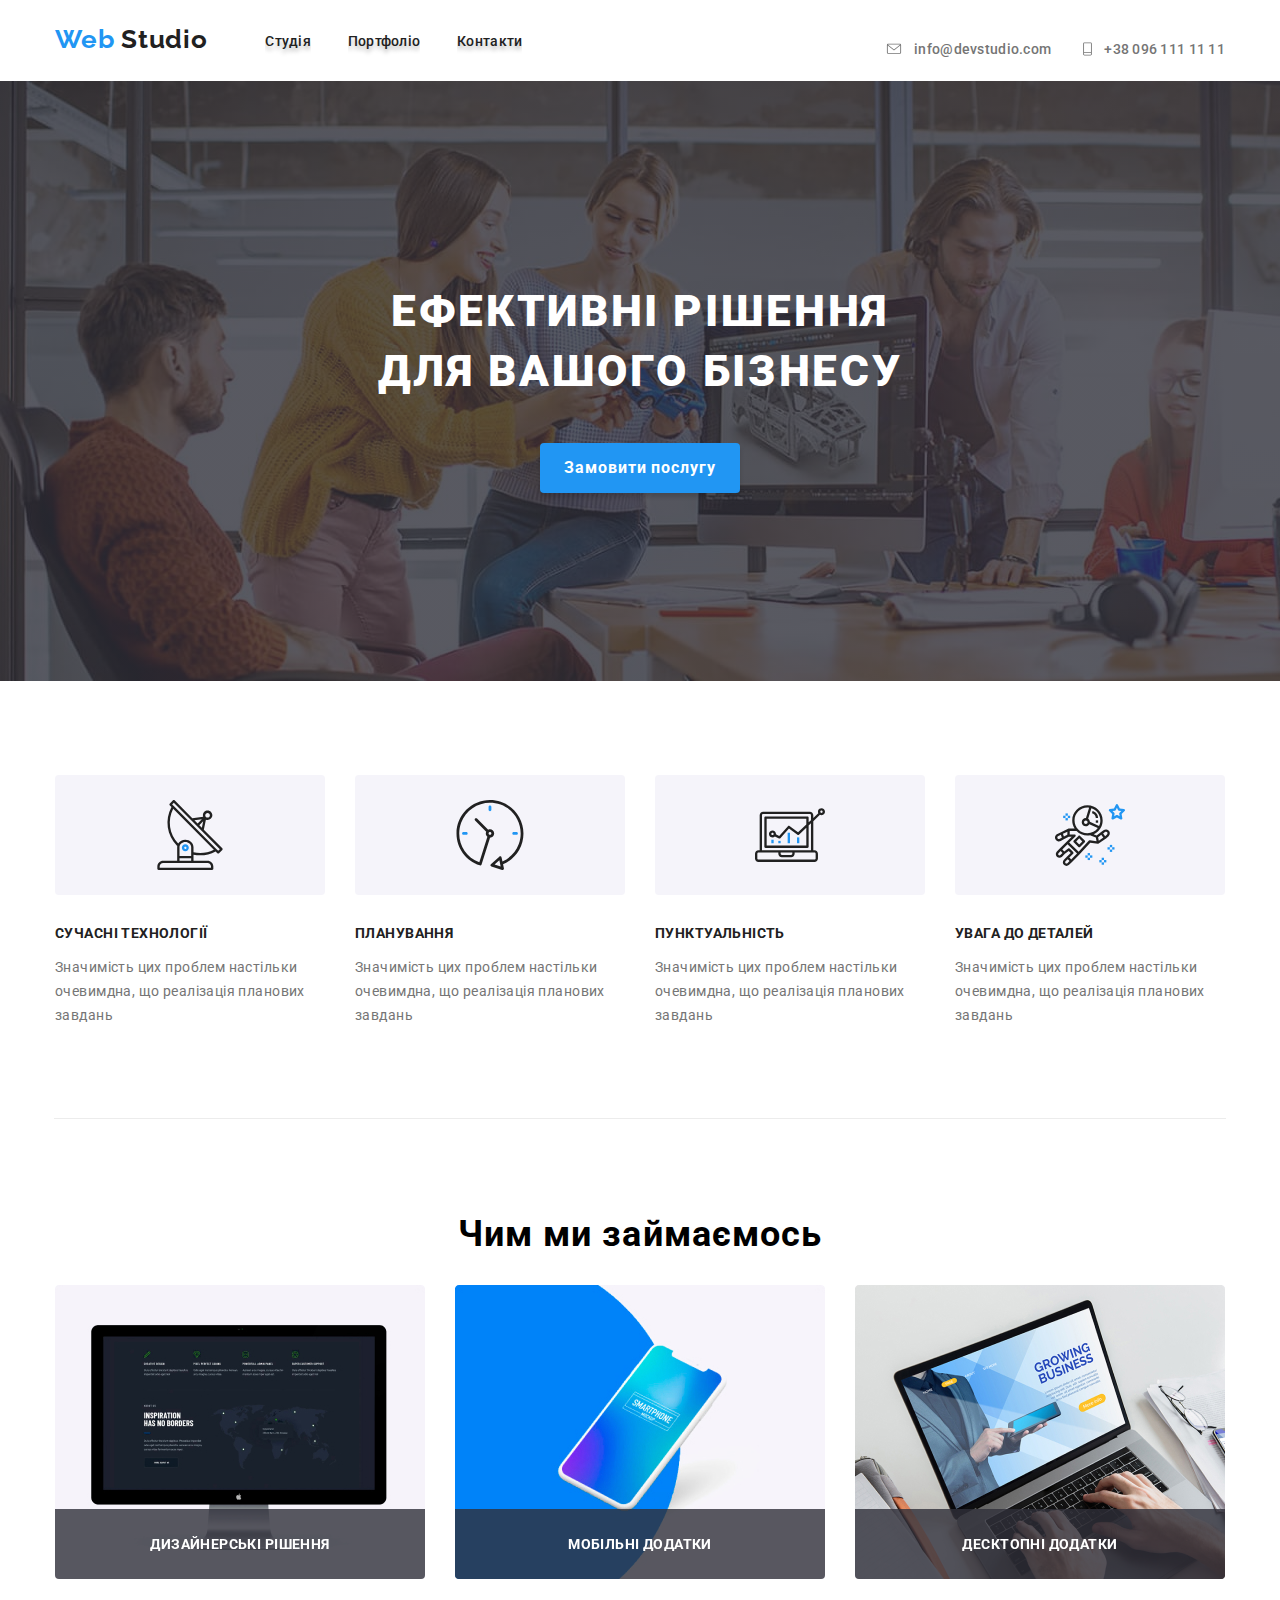
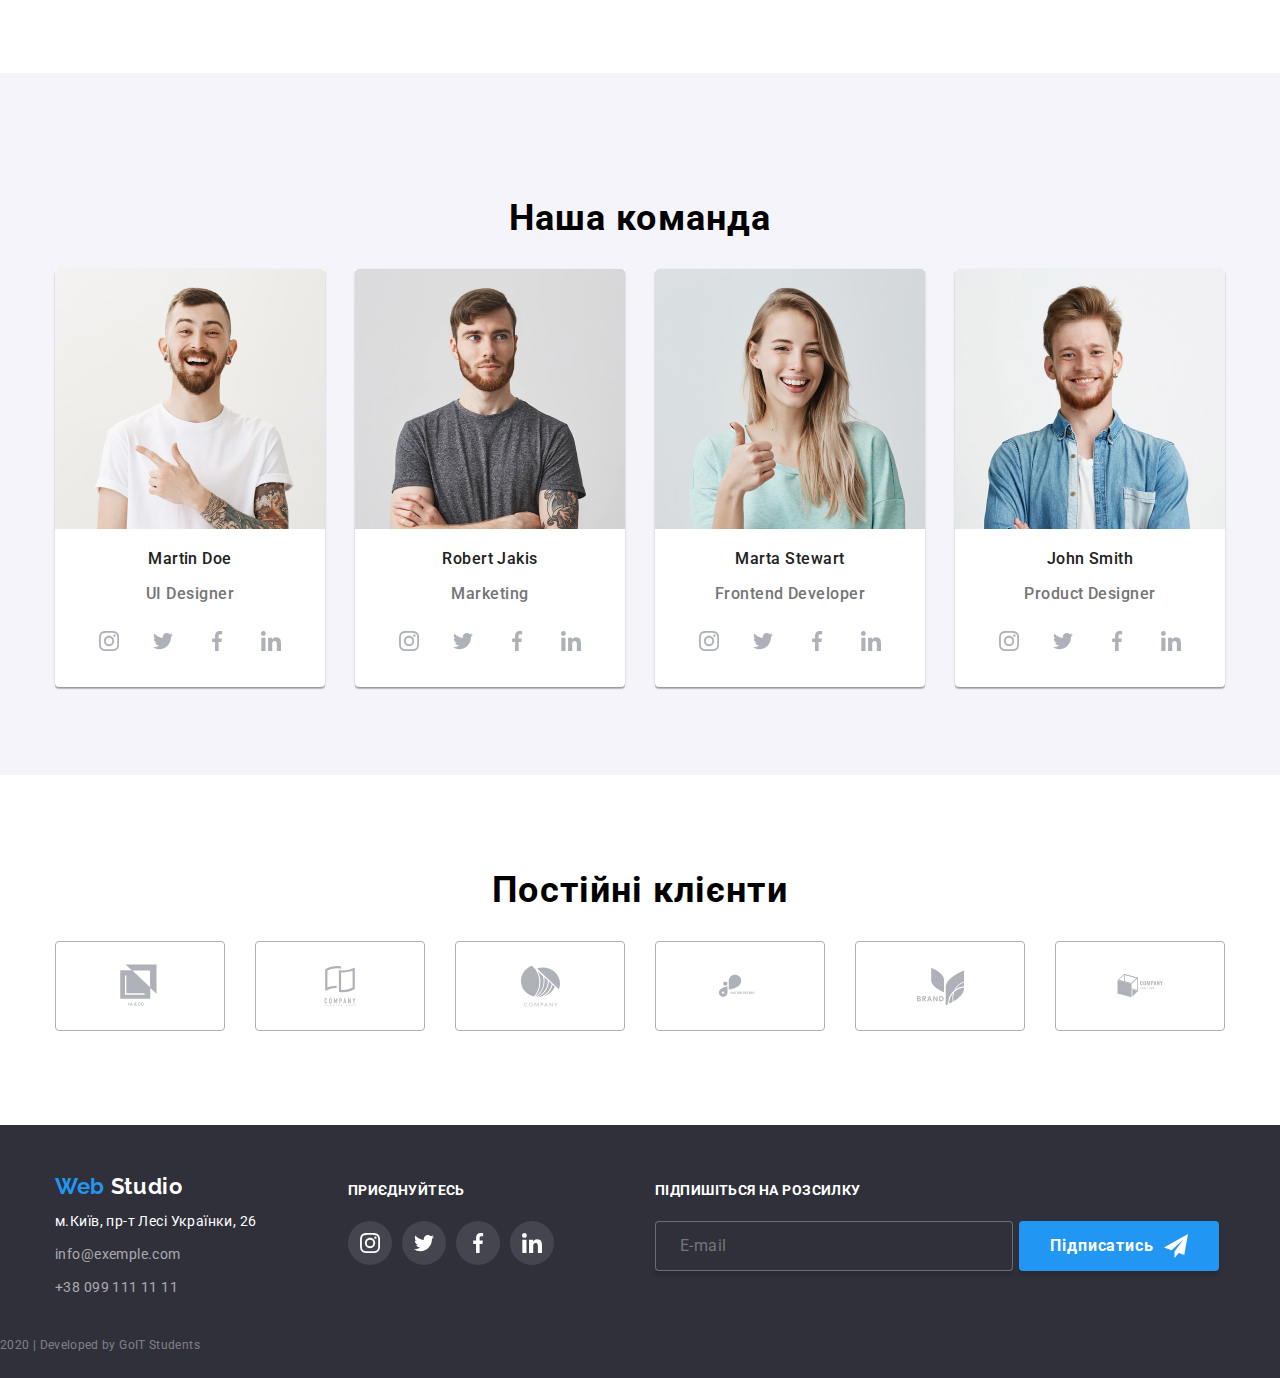
<file: index.html>
<!DOCTYPE html>
<html lang="uk">
  <head>
    <meta charset="utf-8" />
    <meta name="Web Studio" content="width=device-width, initial-scale=1.0" />
    <title>Web Studio</title>
    <link rel="stylesheet" href="./css/normalize.css" />
    <link rel="stylesheet" href="./css/main.min.css" />
    <link
      href="https://fonts.googleapis.com/css2?family=Raleway:wght@700&family=Roboto:wght@400;500;700;900&display=swap"
      rel="stylesheet"
    />
    <link
      href="https://fonts.googleapis.com/css2?family=Raleway:wght@700&family=Roboto:wght@400;700;900&display=swap"
      rel="stylesheet"
    />
  </head>

  <body>
    <!---Шапка сторінки-->
    <header>
      <!--Головна навігація-->
      <nav class="top-line">
        <a href="/" class="web-studio"
          ><span class="web">Web</span><span class="studio"> Studio</span></a
        >
        <ul class="nav">
          <li>
            <a href="./index.html">Студія</a>
            <p class="nav-line"></p>
          </li>
          <li>
            <a href="./portfolio.html">Портфоліо</a>
            <p class="nav-line"></p>
          </li>
          <li>
            <a href="">Контакти</a>
            <p class="nav-line"></p>
          </li>
        </ul>
        <!--Зворотній звязок-->
        <ul class="contact-list">
          <li>
            <a href="info@devstudio.com">
              <svg class="icon-envelope" width="16" height="11.2">
                <use href="./img/sprite.svg#icon-envelope"></use>
              </svg>
              info@devstudio.com</a
            >
          </li>
          <li>
            <a href="+380961111111">
              <svg class="icon-phone" width="10" hight="14.94">
                <use href="./img/sprite.svg#icon-phone"></use>
              </svg>
              +38 096 111 11 11</a
            >
          </li>
        </ul>
      </nav>

      <!--Заголовок-->
      <div class="blok-title">
        <h1>ЕФЕКТИВНІ РІШЕННЯ<br />ДЛЯ ВАШОГО БІЗНЕСУ</h1>
        <button data-modal-open>
          <centr> Замовити послугу</centr>
        </button>
      </div>

      <!--Форма-->
      <div class="backdrop is-hidden" data-modal>
        <form class="modal">
          <button class="modal-close" href="" data-modal-close>
            <svg clas="icon-close" width="11" height="11">
              <use href="./img/sprite.svg#icon-close"></use>
            </svg>
          </button>

          <h2>Залиште свої данні, ми вам зателефонуємо</h2>

          <div class="form-field">
            <input type="text" name="name" id="name" placeholder=" " />
            <label for="name">Ім'я</label>
            <svg width="13" hight="13">
              <use href="./img/sprite.svg#icon-men"></use>
            </svg>
          </div>

          <div class="form-field">
            <input type="tel" name="tel" id="tel" placeholder=" " />
            <label for="tel">Телефон</label>
            <svg width="15" hight="15">
              <use href="./img/sprite.svg#icon-phone-form"></use>
            </svg>
          </div>

          <div class="form-field">
            <input type="email" name="email" id="email" placeholder=" " />
            <label for="email">Пошта</label>
            <svg width="15" hight="15">
              <use href="./img/sprite.svg#icon-envelope-form"></use>
            </svg>
          </div>
          <div class="form-textarea">
            <textarea
              name="coment"
              id="text"
              cols=""
              rows="6"
              placeholder=" "
            ></textarea>
            <label for="text"> Коментарі</label>
          </div>

          <div class="checkbox-div">
            <label for="agree">
              <input
                class="checkbox"
                type="checkbox"
                name="agree"
                value="agree"
                id="agree"
              />
              <span class="icon-check"></span>
              <span>Погоджуюсь з розсилкою і приймаю</span>
              <a class="contract" href="">Умови договору</a>
            </label>
          </div>

          <button class="button-form" type="submit">Відправити</button>
        </form>
      </div>

      <!--Переваги-->
      <ul class="benefits">
        <li>
          <h3>Сучасні технології</h3>
          <p>
            Значимість цих проблем настільки очевимдна, що реалізація планових
            завдань
          </p>
        </li>
        <li>
          <h3>Планування</h3>
          <p>
            Значимість цих проблем настільки очевимдна, що реалізація планових
            завдань
          </p>
        </li>
        <li>
          <h3>Пунктуальність</h3>
          <p>
            Значимість цих проблем настільки очевимдна, що реалізація планових
            завдань
          </p>
        </li>
        <li>
          <h3>Увага до деталей</h3>
          <p>
            Значимість цих проблем настільки очевимдна, що реалізація планових
            завдань
          </p>
        </li>
      </ul>
    </header>
    <hr
      class="line-main"
      width="1170"
      align="center"
      size="1"
      color="#ececec"
    />

    <!--Унікальний контент-->
    <main>
      <!--Секція чим ми займаємось-->
      <section class="whatwedo-conteiner">
        <h2>Чим ми займаємось</h2>
        <ul>
          <li>
            <img
              src="./img/img1.jpg"
              alt="зображення монітору"
              width="370"
              height="294"
            />
            <p>ДИЗАЙНЕРСЬКІ РІШЕННЯ</p>
          </li>
          <li>
            <img
              src="./img/img2.jpg"
              alt="зображення телефону"
              width="370"
              height="294"
            />
            <p>МОБІЛЬНІ ДОДАТКИ</p>
          </li>
          <li>
            <img
              src="./img/img3.jpg"
              alt="зображення ноутбуку"
              width="370"
              height="294"
            />
            <p>ДЕСКТОПНІ ДОДАТКИ</p>
          </li>
        </ul>
      </section>

      <!--Секція наша команда-->
      <section class="ourteam-backgr">
        <div class="ourteam-conteiner">
          <h2>Наша команда</h2>
          <ul>
            <li class="item">
              <img
                src="./img/img4.jpg"
                alt="фото учасника команди"
                width="270"
                height="260"
              />
              <p class="name" lang="en">Martin Doe</p>
              <p class="profession" lang="en">UI Designer</p>
              <ul class="list-icon">
                <li>
                  <a href="">
                    <p>
                      <svg class="icon-social">
                        <use href="./img/sprite.svg#icon-instagram"></use>
                      </svg>
                    </p>
                  </a>
                </li>
                <li>
                  <a href="">
                    <p>
                      <svg class="icon-social">
                        <use href="./img/sprite.svg#icon-twitter"></use>
                      </svg>
                    </p>
                  </a>
                </li>
                <li>
                  <a href="">
                    <p>
                      <svg class="icon-social">
                        <use href="./img/sprite.svg#icon-facebook"></use>
                      </svg>
                    </p>
                  </a>
                </li>
                <li>
                  <a href="">
                    <p>
                      <svg class="icon-social">
                        <use href="./img/sprite.svg#icon-linkedin"></use>
                      </svg>
                    </p>
                  </a>
                </li>
              </ul>
            </li>
            <li class="item">
              <img
                src="./img/img5.jpg"
                alt="фото учасника команди"
                width="270"
                height="260"
              />
              <p class="name" lang="en">Robert Jakis</p>
              <p class="profession" lang="en">Marketing</p>
              <ul class="list-icon">
                <li>
                  <a href="">
                    <p>
                      <svg class="icon-social">
                        <use href="./img/sprite.svg#icon-instagram"></use>
                      </svg>
                    </p>
                  </a>
                </li>
                <li>
                  <a href="">
                    <p>
                      <svg class="icon-social">
                        <use href="./img/sprite.svg#icon-twitter"></use>
                      </svg>
                    </p>
                  </a>
                </li>
                <li>
                  <a href="">
                    <p>
                      <svg class="icon-social">
                        <use href="./img/sprite.svg#icon-facebook"></use>
                      </svg>
                    </p>
                  </a>
                </li>
                <li>
                  <a href="">
                    <p>
                      <svg class="icon-social">
                        <use href="./img/sprite.svg#icon-linkedin"></use>
                      </svg>
                    </p>
                  </a>
                </li>
              </ul>
            </li>
            <li class="item">
              <img
                src="./img/img6.jpg"
                alt="фото учасника команди"
                width="270"
                height="260"
              />
              <p class="name" lang="en">Marta Stewart</p>
              <p class="profession" lang="en">Frontend Developer</p>
              <ul class="list-icon">
                <li>
                  <a href="">
                    <p>
                      <svg class="icon-social">
                        <use href="./img/sprite.svg#icon-instagram"></use>
                      </svg>
                    </p>
                  </a>
                </li>
                <li>
                  <a href="">
                    <p>
                      <svg class="icon-social">
                        <use href="./img/sprite.svg#icon-twitter"></use>
                      </svg>
                    </p>
                  </a>
                </li>
                <li>
                  <a href="">
                    <p>
                      <svg class="icon-social">
                        <use href="./img/sprite.svg#icon-facebook"></use>
                      </svg>
                    </p>
                  </a>
                </li>
                <li>
                  <a href="">
                    <p>
                      <svg class="icon-social">
                        <use href="./img/sprite.svg#icon-linkedin"></use>
                      </svg>
                    </p>
                  </a>
                </li>
              </ul>
            </li>
            <li class="item">
              <img
                src="./img/img7.jpg"
                alt="фото учасника команди"
                width="270"
                height="260"
              />
              <p class="name" lang="en">John Smith</p>
              <p class="profession" lang="en">Product Designer</p>
              <ul class="list-icon">
                <li>
                  <a href="">
                    <p>
                      <svg class="icon-social">
                        <use href="./img/sprite.svg#icon-instagram"></use>
                      </svg>
                    </p>
                  </a>
                </li>
                <li>
                  <a href="">
                    <p>
                      <svg class="icon-social">
                        <use href="./img/sprite.svg#icon-twitter"></use>
                      </svg>
                    </p>
                  </a>
                </li>
                <li>
                  <a href="">
                    <p>
                      <svg class="icon-social">
                        <use href="./img/sprite.svg#icon-facebook"></use>
                      </svg>
                    </p>
                  </a>
                </li>
                <li>
                  <a href="">
                    <p>
                      <svg class="icon-social">
                        <use href="./img/sprite.svg#icon-linkedin"></use>
                      </svg>
                    </p>
                  </a>
                </li>
              </ul>
            </li>
          </ul>
        </div>
      </section>

      <!--Секція постійні клієнти-->
      <section class="customers-conteiner">
        <h2>Постійні клієнти</h2>
        <ul>
          <li class="customer">
            <a href="">
              <div class="logo-box">
                <svg class="logo" width="44.27px" height="49.23px">
                  <use href="./img/sprite.svg#icon-logo1"></use>
                </svg>
              </div>
            </a>
          </li>
          <li class="customer">
            <a href="">
              <div class="logo-box">
                <svg class="logo" width="40px" height="52px">
                  <use href="./img/sprite.svg#icon-logo2"></use>
                </svg>
              </div>
            </a>
          </li>
          <li class="customer">
            <a href="">
              <div class="logo-box">
                <svg class="logo" width="41px" height="42.6px">
                  <use href="./img/sprite.svg#icon-logo3"></use>
                </svg>
              </div>
            </a>
          </li>
          <li class="customer">
            <a href="">
              <div class="logo-box">
                <svg class="logo" width="79.66px" height="42.02px">
                  <use href="./img/sprite.svg#icon-logo4"></use>
                </svg>
              </div>
            </a>
          </li>
          <li class="customer">
            <a href="">
              <div class="logo-box">
                <svg class="logo" width="59px" height="47px">
                  <use href="./img/sprite.svg#icon-logo5"></use>
                </svg>
              </div>
            </a>
          </li>
          <li class="customer">
            <a href="">
              <div class="logo-box">
                <svg class="logo" width="88.48px" height="45.44px">
                  <use href="./img/sprite.svg#icon-logo6"></use>
                </svg>
              </div>
            </a>
          </li>
        </ul>
      </section>
    </main>

    <!--Підвал-->
    <footer>
      <div class="footer-box">
        <div>
          <div class="footer-logo">
            <span class="footer-logo-web">Web</span
            ><span class="footer-logo-studio"> Studio</span>
          </div>
          <!--Контакти-->
          <address>м.Київ, пр-т Лесі Українки, 26</address>
          <div class="footer-contacts">
            <a href="info@exemple.com">info@exemple.com</a>
          </div>
          <div class="footer-contacts">
            <a href="+380991111111">+38 099 111 11 11</a>
          </div>
        </div>

        <!--Соціалні сторінки-->
        <div class="footer-social">
          <span>ПРИЄДНУЙТЕСЬ</span>
          <ul>
            <li>
              <a href="">
                <p class="icon-box">
                  <svg class="footer-icon-social">
                    <use href="./img/sprite.svg#icon-instagram"></use>
                  </svg>
                </p>
              </a>
            </li>
            <li>
              <a href="">
                <p class="icon-box">
                  <svg class="footer-icon-social">
                    <use href="./img/sprite.svg#icon-twitter"></use>
                  </svg>
                </p>
              </a>
            </li>
            <li>
              <a href="">
                <p class="icon-box">
                  <svg class="footer-icon-social">
                    <use href="./img/sprite.svg#icon-facebook"></use>
                  </svg>
                </p>
              </a>
            </li>
            <li>
              <a href="">
                <p class="icon-box">
                  <svg class="footer-icon-social">
                    <use href="./img/sprite.svg#icon-linkedin"></use>
                  </svg>
                </p>
              </a>
            </li>
          </ul>
        </div>
        <!--Розсилка-->
        <div class="footer-input">
          <span>ПІДПИШІТЬСЯ НА РОЗСИЛКУ</span>
          <form>
            <input type="email" name="email" id="email" placeholder="E-mail" />
            <button type="submit">Підписатись</button>
          </form>
        </div>
      </div>
      <p class="developers" lang="en">2020 | Developed by GoIT Students</p>
    </footer>
    <script>
      (() => {
        document.querySelector(".modal").addEventListener("submit", (e) => {
          e.preventDefault();
          new FormData(e.currentTarget).forEach(
            (value, name) => `console.log(${name}: ${value})`
          );
          e.currentTarget.reset();
        });
      })();
    </script>
    <script src="./js/modal.js"></script>
  </body>
</html>
</file>
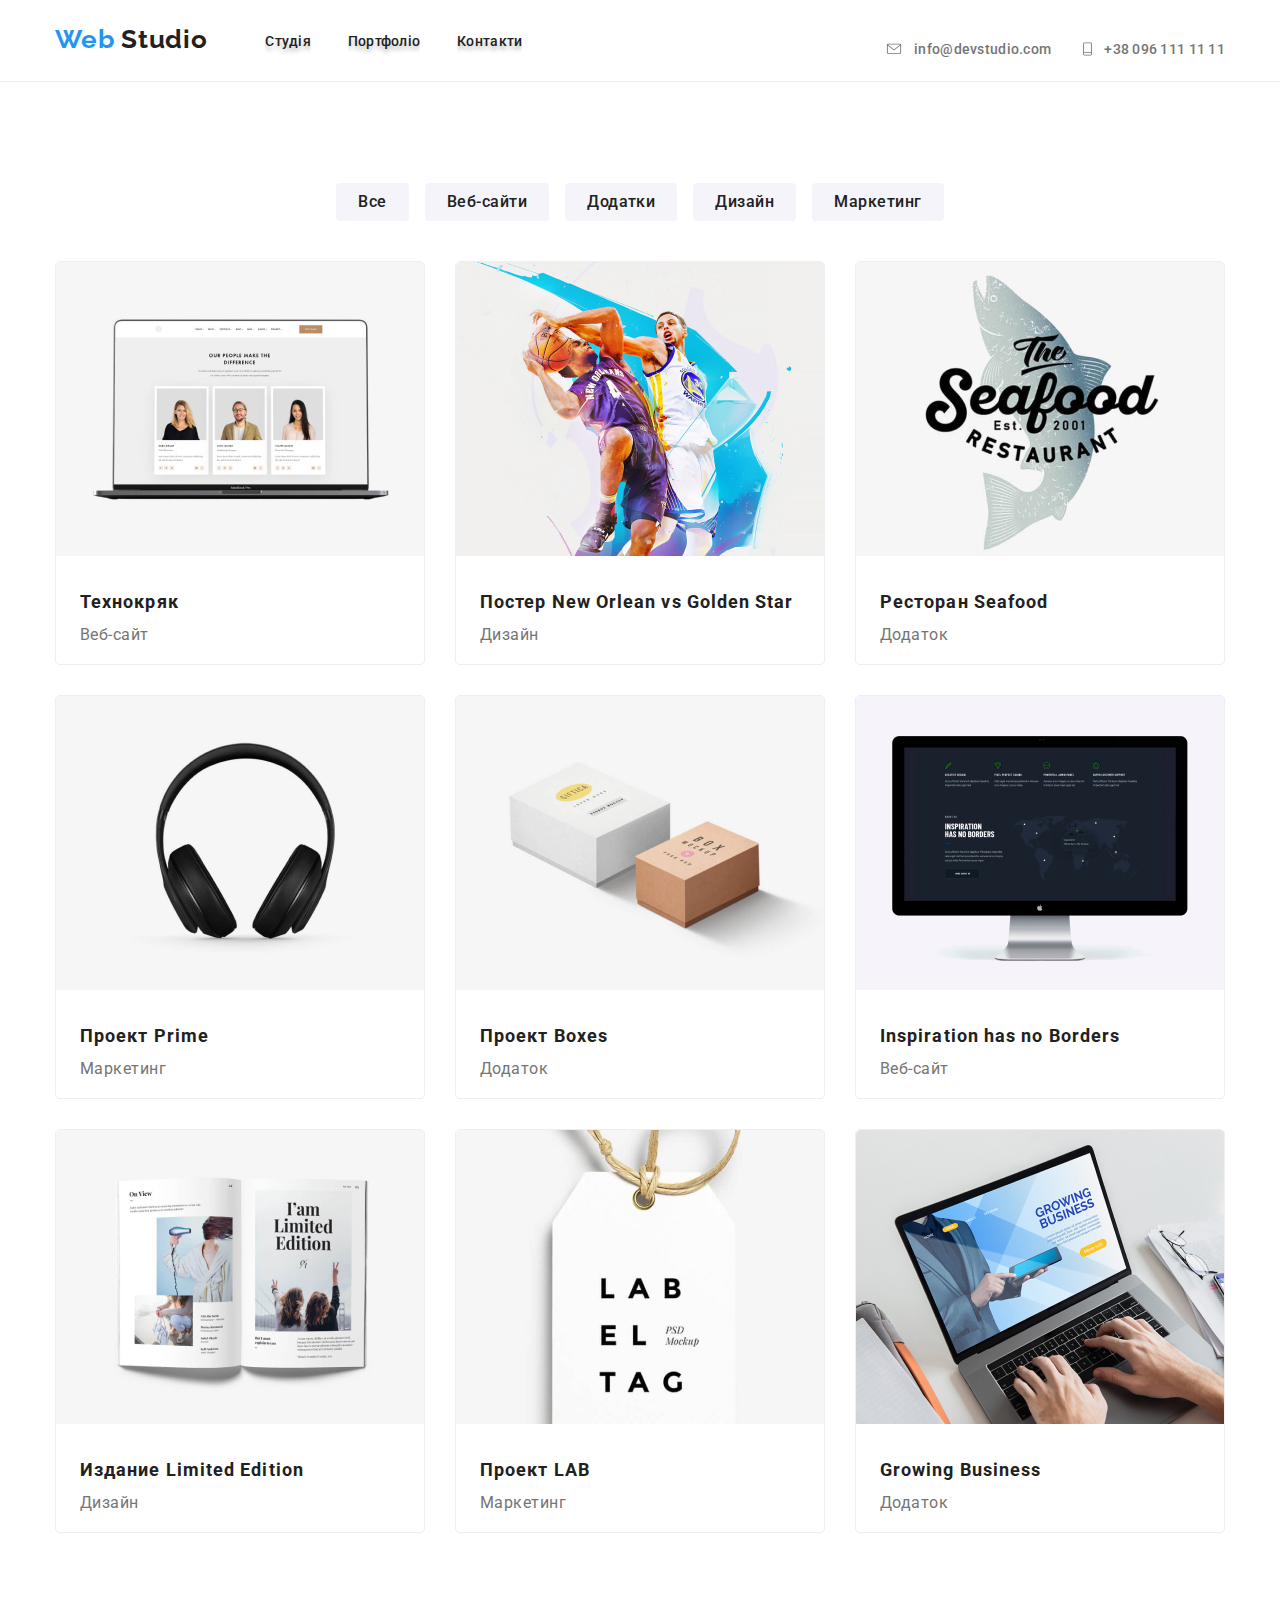
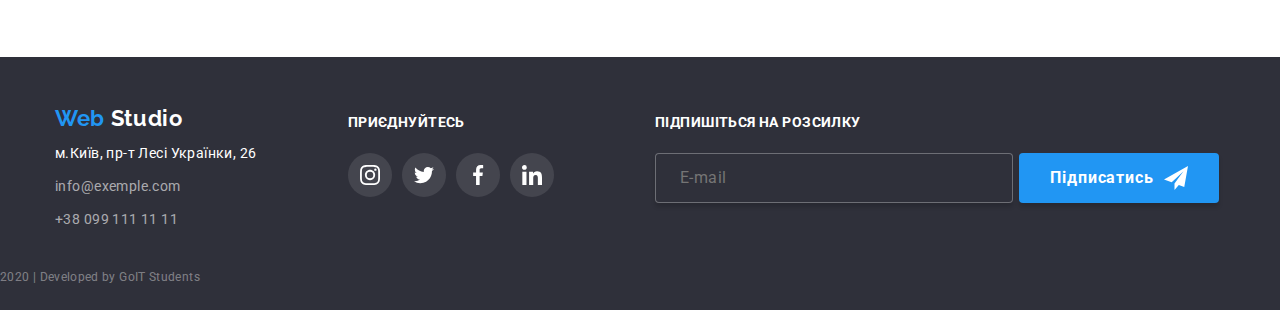
<file: portfolio.html>
<!DOCTYPE html>
<html lang="uk">
  <head>
    <meta charset="utf-8" />
    <meta name="Web Studio" content="width=device-width, initial-scale=1.0" />
    <title>Web Studio</title>
    <link rel="stylesheet" href="./css/normalize.css" />
    <link rel="stylesheet" href="./css/main.min.css" />
    <link
      href="https://fonts.googleapis.com/css2?family=Raleway:wght@700&family=Roboto:wght@400;500;700;900&display=swap"
      rel="stylesheet"
    />
    <link
      href="https://fonts.googleapis.com/css2?family=Raleway:wght@700&family=Roboto:wght@400;700;900&display=swap"
      rel="stylesheet"
    />
  </head>

  <body>
    <!---Шапка сторінки-->
    <header>
      <!--Головна навігація-->
      <nav class="top-line">
        <a href="/" class="web-studio"><span class="web">Web</span><span class="studio"> Studio</span></a>
        <ul class="nav">
          <li>
            <a href="./index.html">Студія</a>
            <p class="nav-line"></p>
          </li>
          <li>
            <a href="./portfolio.html">Портфоліо</a>
            <p class="nav-line"></p>
          </li>
          <li>
            <a href="">Контакти</a>
            <p class="nav-line"></p>
          </li>
        </ul>
        <!--Зворотній звязок-->
        <!--Зворотній звязок-->
        <ul class="contact-list">
          <li>
            <a href="info@devstudio.com">
              <svg class="icon-envelope" width="16" height="11.2">
                <use href="./img/sprite.svg#icon-envelope"></use>
              </svg>
              info@devstudio.com</a>
          </li>
          <li>
            <a href="+380961111111">
              <svg class="icon-phone" width="10" hight="14.94">
                <use href="./img/sprite.svg#icon-phone"></use>
              </svg>
              +38 096 111 11 11</a>
          </li>
        </ul>
      </nav>
    </header>
    <hr class="line-portfolio" width="" size="1" color="#ececec" />
  
    <!--Унікальний контент-->
    <main>
      <h1 class="portfolio-conteiner">
        <!--Filtres-->
        <ul class="filters-list">
          <li><button type="button">Все</button></li>
          <li>
            <button type="button">Веб-сайти</button>
          </li>
          <li><button type="button">Додатки</button></li>
          <li><button type="button">Дизайн</button></li>
          <li>
            <button type="button">Маркетинг</button>
          </li>
        </ul>

        <!--Projects-->
        <ul class="projects-list">
          <li class="project">
            <a href="">
              <div class="project-box">
              <img
                src="./img/img.jpg"
                alt="зображення лептопа"
                width="370"
                height="294"
              />
              <p class="project-description">Технокряк це сучасна платформа для поширення технологій. Компанії використовують цю платформу для цифрового шпіонажу та атак на захищені сервери конкурентів.</p>
              </div>
              <h3 class="project-title">Технокряк</h3>
              <p class="project-text">Веб-сайт</p>
            </a>
          </li>
          <li class="project">
            <a href="">
              <div class="project-box">
              <img
                src="./img/img-2.jpg"
                alt="зображення баскетболістів"
                width="370"
                height="294"
              />
              <p class="project-description">Технокряк це сучасна платформа для поширення технологій. Компанії використовують цю
                платформу для цифрового шпіонажу та атак на захищені сервери конкурентів.</p>
              </div>
              <h3 class="project-title" lang="en">
                Постер New Orlean vs Golden Star
              </h3>
              <p class="project-text">Дизайн</p>
              </p>
            </a>
          </li>
          <li class="project">
            <a href="">
              <div class="project-box">
              <img
                src="./img/img-3.jpg"
                alt="зображення лептопа"
                width="370"
                height="294"
              />
              <p class="project-description">Технокряк це сучасна платформа для поширення технологій. Компанії використовують цю
                платформу для цифрового шпіонажу та атак на захищені сервери конкурентів.</p>
              </div>
              <h3 class="project-title">Ресторан Seafood</h3>
              <p class="project-text">Додаток</p>
              </p>
            </a>
          </li>
          <li class="project">
            <a href="">
              <div class="project-box">
              <img
                src="./img/img-4.jpg"
                alt="зображення лептопа"
                width="370"
                height="294"
              />
              <p class="project-description">Технокряк це сучасна платформа для поширення технологій. Компанії використовують цю
                платформу для цифрового шпіонажу та атак на захищені сервери конкурентів.</p>
              </div>
              <h3 class="project-title" lang="en">Проект Prime</h3>
              <p class="project-text">Маркетинг</p>
              </p>
            </a>
          </li>
          <li class="project">
            <a href="">
              <div class="project-box">
              <img
                src="./img/img-5.jpg"
                alt="зображення лептопа"
                width="370"
                height="294"
              />
              <p class="project-description">Технокряк це сучасна платформа для поширення технологій. Компанії використовують цю
                платформу для цифрового шпіонажу та атак на захищені сервери конкурентів.</p>
              </div>
              <h3 class="project-title" lang="en">Проект Boxes</h3>
              <p class="project-text">Додаток</p>
              </p>
            </a>
          </li>
          <li class="project">
            <a href="">
              <div class="project-box">
              <img
                src="./img/img-6.jpg"
                alt="зображення лептопа"
                width="370"
                height="294"
              />
              <p class="project-description">Технокряк це сучасна платформа для поширення технологій. Компанії використовують цю
                платформу для цифрового шпіонажу та атак на захищені сервери конкурентів.</p>
              </div>
              <h3 class="project-title" lang="en">
                Inspiration has no Borders
              </h3>
              <p class="project-text">Веб-сайт</p>
            </a>
          </li>
          <li class="project">
            <a href="">
              <div class="project-box">
              <img
                src="./img/img-7.jpg"
                alt="зображення лептопа"
                width="370"
                height="294"
              />
              <p class="project-description">Технокряк це сучасна платформа для поширення технологій. Компанії використовують цю
                платформу для цифрового шпіонажу та атак на захищені сервери конкурентів.</p>
              </div>
              <h3 class="project-title">Издание Limited Edition</h3>
              <p class="project-text">Дизайн</p>
            </a>
          </li>
          <li class="project">
            <a href="">
              <div class="project-box">
              <img
                src="./img/img-8.jpg"
                alt="зображення лептопа"
                width="370"
                height="294"
              />
              <p class="project-description">Технокряк це сучасна платформа для поширення технологій. Компанії використовують цю
                платформу для цифрового шпіонажу та атак на захищені сервери конкурентів.</p>
              </div>
              <h3 class="project-title">Проект LAB</h3>
              <p class="project-text">Маркетинг</p>
            </a>
          </li>
          <li class="project">
            <a href="">
              <div class="project-box">
              <img
                src="./img/img-9.jpg"
                alt="зображення лептопа"
                
                height="294"
              />
              <p class="project-description">Технокряк це сучасна платформа для поширення технологій. Компанії використовують цю
                платформу для цифрового шпіонажу та атак на захищені сервери конкурентів.</p>
              </div>
              <h3 class="project-title">Growing Business</h3>
              <p class="project-text">Додаток</p>
            </a>
          </li>
        </ul>
      </h1>
    </main>

    <!--Підвал-->
    <footer>
      <div class="footer-box">
        <div>
          <div class="footer-logo">
            <span class="footer-logo-web">Web</span><span class="footer-logo-studio"> Studio</span>
          </div>
          <!--Контакти-->
          <address>м.Київ, пр-т Лесі Українки, 26</address>
          <div class="footer-contacts">
            <a href="info@exemple.com">info@exemple.com</a>
          </div>
          <div class="footer-contacts">
            <a href="+380991111111">+38 099 111 11 11</a>
          </div>
        </div>
        <!--Соціалні сторінки-->
        <div class="footer-social">
          <span>ПРИЄДНУЙТЕСЬ</span>
          <ul>
              <li>
                <a href="">
                  <p class="icon-box">
                   <svg class="footer-icon-social">
                  <use href="./img/sprite.svg#icon-instagram"></use>
                </svg>
                </p>
                </a>
              </li>
              <li>
                <a href="">
                  <p class="icon-box">
                <svg class="footer-icon-social">
                  <use href="./img/sprite.svg#icon-twitter"></use>
                </svg>
                </p>
                </a>
              </li>
              <li>
                <a href="">
                  <p class="icon-box">
                   <svg class="footer-icon-social">
                    <use href="./img/sprite.svg#icon-facebook"></use>
                 </svg>
                </p>
                  </a>
              </li>
              <li>
                <a href="">
                    <p class="icon-box">
                <svg class="footer-icon-social">
                  <use href="./img/sprite.svg#icon-linkedin"></use>
                </svg>
                </p>
                </a>
              </li>
          </ul>
        </div>
        <!--Розсилка-->
        <div class="footer-input">
          <span>ПІДПИШІТЬСЯ НА РОЗСИЛКУ</span>
          <form>
            <input type="email" name="email" id="email" placeholder="E-mail" />
            <button type="submit">Підписатись</button>
          </form>
        </div>
      </div>
      <p class="developers" lang="en">2020 | Developed by GoIT Students</p>
    </footer>
  </body>
</html>
</file>
<file: css/main.min.css>
/*! normalize.css v8.0.1 | MIT License | github.com/necolas/normalize.css */html{line-height:1.15;-webkit-text-size-adjust:100%}body{margin:0}main{display:block}h1{font-size:2em;margin:0.67em 0}hr{-webkit-box-sizing:content-box;box-sizing:content-box;height:0;overflow:visible}pre{font-family:monospace, monospace;font-size:1em}a{background-color:transparent}abbr[title]{border-bottom:none;text-decoration:underline;-webkit-text-decoration:underline dotted;text-decoration:underline dotted}b,strong{font-weight:bolder}code,kbd,samp{font-family:monospace, monospace;font-size:1em}small{font-size:80%}sub,sup{font-size:75%;line-height:0;position:relative;vertical-align:baseline}sub{bottom:-0.25em}sup{top:-0.5em}img{border-style:none}button,input,optgroup,select,textarea{font-family:inherit;font-size:100%;line-height:1.15;margin:0}button,input{overflow:visible}button,select{text-transform:none}button,[type="button"],[type="reset"],[type="submit"]{-webkit-appearance:button}button::-moz-focus-inner,[type="button"]::-moz-focus-inner,[type="reset"]::-moz-focus-inner,[type="submit"]::-moz-focus-inner{border-style:none;padding:0}button:-moz-focusring,[type="button"]:-moz-focusring,[type="reset"]:-moz-focusring,[type="submit"]:-moz-focusring{outline:1px dotted ButtonText}fieldset{padding:0.35em 0.75em 0.625em}legend{-webkit-box-sizing:border-box;box-sizing:border-box;color:inherit;display:table;max-width:100%;padding:0;white-space:normal}progress{vertical-align:baseline}textarea{overflow:auto}[type="checkbox"],[type="radio"]{-webkit-box-sizing:border-box;box-sizing:border-box;padding:0}[type="number"]::-webkit-inner-spin-button,[type="number"]::-webkit-outer-spin-button{height:auto}[type="search"]{-webkit-appearance:textfield;outline-offset:-2px}[type="search"]::-webkit-search-decoration{-webkit-appearance:none}::-webkit-file-upload-button{-webkit-appearance:button;font:inherit}details{display:block}summary{display:list-item}template{display:none}[hidden]{display:none}.font-name,.name,.profession{font-family:Roboto;font-style:normal;font-weight:500;font-size:16px;line-height:19px;letter-spacing:0.03em;text-align:center}.blok-title button,.button-form,.footer-input button{font-family:Roboto;font-style:normal;font-weight:bold;font-size:16px;line-height:30px;display:-webkit-box;display:-ms-flexbox;display:flex;-webkit-box-align:center;-ms-flex-align:center;align-items:center;-webkit-box-pack:center;-ms-flex-pack:center;justify-content:center;letter-spacing:0.06em;background-color:#2196f3;color:#fff;border-radius:4px;border:none;width:200px;height:50px;margin-left:auto;margin-right:auto;-webkit-box-shadow:0px 4px 4px rgba(0,0,0,0.15);box-shadow:0px 4px 4px rgba(0,0,0,0.15);border-radius:4px;-webkit-transition-property:background-color;transition-property:background-color;-webkit-transition:250ms,cubic-bezier(0.4, 0, 0.2, 1);transition:250ms,cubic-bezier(0.4, 0, 0.2, 1)}.blok-title button:hover,.button-form:hover,.footer-input button:hover,.blok-title button:focus,.button-form:focus,.footer-input button:focus{background-color:#49b4f7}.h3-font,.footer-social span,.footer-input span,.benefits h3,.whatwedo-conteiner p{font-family:Roboto;font-style:normal;font-weight:bold;font-size:14px;line-height:16px;letter-spacing:0.03em;text-transform:uppercase}.some-font,.footer-box address,.footer-contacts a,.benefits p{font-family:Roboto;font-style:normal;font-weight:normal;font-size:14px;line-height:24px;letter-spacing:0.03em}.h2-font,.whatwedo-conteiner h2,.customers-conteiner h2,.ourteam-conteiner h2{font-family:Roboto;font-style:normal;font-weight:bold;font-size:36px;line-height:42px;letter-spacing:0.03em;color:var #212121;text-align:center}.portfolio-font-button,.filters-list button{font-family:Roboto;font-style:normal;font-weight:500;font-size:16px;line-height:26px;text-align:center;letter-spacing:0.03em}.portfolio-description-font,.project-description{font-family:Roboto;font-style:normal;font-weight:normal;font-size:18px;line-height:28px;letter-spacing:0.03em;color:#fff}.project-title{font-family:Roboto;font-style:normal;font-weight:bold;font-size:18px;line-height:36px;letter-spacing:0.06em}.footer-input input,.project-text{font-family:Roboto;font-style:normal;font-weight:normal;font-size:16px;line-height:30px;letter-spacing:0.03em}html{-webkit-box-sizing:border-box;box-sizing:border-box}*,*::before,*::after{-webkit-box-sizing:inherit;box-sizing:inherit}.body{font-family:Roboto, sans-serif;font-style:normal;font-weight:normal;font-size:14px;line-height:24px;letter-spacing:0.03em;color:var(--text-color);margin:0px}ul{list-style:none}a{text-decoration:none}.top-line{width:1200px;padding-left:15px;padding-right:15px;margin:0px auto;display:-webkit-box;display:-ms-flexbox;display:flex;position:relative}.nav{display:-webkit-box;display:-ms-flexbox;display:flex;width:294px;-ms-flex-pack:distribute;justify-content:space-around;list-style:none;text-decoration:none;margin-top:32px;margin-left:39px;padding:0;margin-bottom:0}.nav li{position:relative;overflow:hidden;-webkit-transition-property:all;transition-property:all;-webkit-transition:250ms,cubic-bezier(0.4, 0, 0.2, 1);transition:250ms,cubic-bezier(0.4, 0, 0.2, 1)}.nav-line{height:4px;background:#2196f3;border-radius:2px;margin-bottom:0;padding:0;-webkit-transform:translateY(200%);transform:translateY(200%);margin-top:27px;-webkit-transition-property:all;transition-property:all;-webkit-transition:250ms,cubic-bezier(0.4, 0, 0.2, 1);transition:250ms,cubic-bezier(0.4, 0, 0.2, 1)}.nav li:hover .nav-line{-webkit-transform:translateY(0);transform:translateY(0)}.nav a{font-family:Roboto;font-style:normal;font-weight:500;font-size:14px;line-height:16px;letter-spacing:0.02em;color:#212121;text-shadow:0px 4px 4px rgba(0,0,0,0.25);text-decoration:none;-webkit-transition-property:color;transition-property:color;-webkit-transition:250ms,cubic-bezier(0.4, 0, 0.2, 1);transition:250ms,cubic-bezier(0.4, 0, 0.2, 1)}.nav a:hover,.nav a:focus{color:#2196f3}.contact-list{margin-top:32px;display:-webkit-box;display:-ms-flexbox;display:flex;-webkit-box-pack:end;-ms-flex-pack:end;justify-content:flex-end;-webkit-box-align:center;-ms-flex-align:center;align-items:center;padding:0px;margin-left:auto;margin-right:0px;list-style:none}.contact-list li{display:-webkit-box;display:-ms-flexbox;display:flex;-webkit-box-align:center;-ms-flex-align:center;align-items:center}.contact-list a{display:-webkit-box;display:-ms-flexbox;display:flex;-webkit-box-align:center;-ms-flex-align:center;align-items:center;font-family:Roboto;font-style:normal;font-weight:500;font-size:14px;line-height:16px;letter-spacing:0.02em;color:#757575;margin-left:30px;padding:0px;border:none;-webkit-transition-property:color;transition-property:color;-webkit-transition:250ms,cubic-bezier(0.4, 0, 0.2, 1);transition:250ms,cubic-bezier(0.4, 0, 0.2, 1)}.contact-list a:hover,.contact-list a:focus svg{color:#2196f3}.icon-phone{display:-webkit-box;display:-ms-flexbox;display:flex;background-size:cover;display:inline-block;width:13px;height:18px;margin-right:10px;--color1: currentColor}.icon-envelope{display:inline-block;padding:0;width:20px;height:14.2px;margin-right:10px;--color1: currentColor}.web-studio{margin:24px 0px;font-family:Raleway;font-style:normal;font-weight:bold;font-size:26px;line-height:31px;letter-spacing:0.03em;color:#2196f3}.studio{color:#212121}.blok-title{min-width:auto;max-width:1600px;padding:200px;height:600px;margin-left:auto;margin-right:auto;margin-bottom:0;background-image:-webkit-gradient(linear, left top, right top, from(rgba(47,48,58,0.8)), to(rgba(47,48,58,0.8))),url(../img/header-img2.jpg);background-image:linear-gradient(to right, rgba(47,48,58,0.8), rgba(47,48,58,0.8)),url(../img/header-img2.jpg);background-color:rgba(47,48,58,0.8)}.blok-title h1{width:696px;height:120px;font-family:Roboto;font-style:normal;font-weight:900;font-size:44px;line-height:60px;letter-spacing:0.06em;text-transform:uppercase;color:#fff;margin:0px auto;padding:200px auto;text-align:center;margin-bottom:42px}.backdrop{position:fixed;top:0;left:0;right:0;bottom:0;background:rgba(0,0,0,0.2);opacity:1;-webkit-transform:scale(1, 1);transform:scale(1, 1);-webkit-transition-property:all;transition-property:all;-webkit-transition:250ms,cubic-bezier(0.4, 0, 0.2, 1);transition:250ms,cubic-bezier(0.4, 0, 0.2, 1)}.backdrop.is-hidden{opacity:0;pointer-events:none}.modal{width:528px;background:#ffffff;-webkit-box-shadow:0px 2px 1px rgba(0,0,0,0.2),0px 1px 1px rgba(0,0,0,0.14),0px 1px 3px rgba(0,0,0,0.12);box-shadow:0px 2px 1px rgba(0,0,0,0.2),0px 1px 1px rgba(0,0,0,0.14),0px 1px 3px rgba(0,0,0,0.12);border-radius:4px;margin-left:auto;margin-right:auto;padding:30px;position:relative;position:absolute;top:50%;left:50%;-webkit-transform:translate(-50%, -50%);transform:translate(-50%, -50%)}.modal-close:hover,.modal-close:focus{fill:#2196f3;border-color:#2196f3}.modal-close{width:30px;height:30px;display:-webkit-box;display:-ms-flexbox;display:flex;-webkit-box-pack:center;-ms-flex-pack:center;justify-content:center;-webkit-box-align:center;-ms-flex-align:center;align-items:center;border-radius:100%;background:#ffffff;border:1px solid rgba(0,0,0,0.1);-webkit-box-sizing:border-box;box-sizing:border-box;position:absolute;right:8px;top:8px;margin:0em;-webkit-transition-property:all;transition-property:all;-webkit-transition:250ms,cubic-bezier(0.4, 0, 0.2, 1);transition:250ms,cubic-bezier(0.4, 0, 0.2, 1)}.modal h2{margin:0;margin-bottom:30px;font-family:Roboto;font-style:normal;font-weight:bold;font-size:20px;line-height:23px;text-align:center;letter-spacing:0.03em;color:#212121}.icon-close{width:10px;height:10px}.form-field{position:relative;border:1px solid rgba(33,33,33,0.2);-webkit-box-sizing:border-box;box-sizing:border-box;border-radius:4px;margin-bottom:28px}.form-field input{border:none;height:40px;width:100%;padding:0;margin:0;padding-left:42px;-webkit-transition-property:-webkit-transform;transition-property:-webkit-transform;transition-property:transform;transition-property:transform, -webkit-transform;-webkit-transition:250ms,cubic-bezier(0.4, 0, 0.2, 1);transition:250ms,cubic-bezier(0.4, 0, 0.2, 1)}.form-field svg{height:18px;position:absolute;top:50%;left:19px;-webkit-transform:translateY(-50%);transform:translateY(-50%);display:inline-block}.form-field label{position:absolute;top:50%;left:42px;-webkit-transform:translateY(-50%);transform:translateY(-50%);font-family:Roboto;font-style:normal;font-weight:normal;font-size:14px;line-height:16px;letter-spacing:0.01em;color:#757575;-webkit-transition-property:-webkit-transform;transition-property:-webkit-transform;transition-property:transform;transition-property:transform, -webkit-transform;-webkit-transition:250ms,cubic-bezier(0.4, 0, 0.2, 1);transition:250ms,cubic-bezier(0.4, 0, 0.2, 1)}.form-field input:focus+label,.form-field input:not(:placeholder-shown)+label{color:#2196f3;-webkit-transform:translateX(-40px) translateY(-40px);transform:translateX(-40px) translateY(-40px)}.form-field input:focus ~ svg{fill:#2196f3}.form-field input:focus{border:none;border:1px solid #2196f3;-webkit-box-sizing:border-box;box-sizing:border-box;border-radius:4px}.form-textarea{position:relative;border:1px solid rgba(33,33,33,0.2);-webkit-box-sizing:border-box;box-sizing:border-box;border-radius:4px;margin-bottom:28px}.form-textarea label{position:absolute;top:18%;left:20px;-webkit-transform:translateY(-50%);transform:translateY(-50%);font-family:Roboto;font-style:normal;font-weight:normal;font-size:14px;line-height:16px;letter-spacing:0.01em;color:#757575;-webkit-transition-property:-webkit-transform;transition-property:-webkit-transform;transition-property:transform;transition-property:transform, -webkit-transform;-webkit-transition:250ms,cubic-bezier(0.4, 0, 0.2, 1);transition:250ms,cubic-bezier(0.4, 0, 0.2, 1)}.form-textarea textarea{border:none;display:inline-block;resize:none;width:100%;-webkit-box-sizing:border-box;box-sizing:border-box;margin:0;font-family:Roboto;font-style:normal;font-weight:normal;font-size:14px;line-height:16px;letter-spacing:0.01em;color:#757575;padding:12px 16px}.form-textarea textarea:focus+label,.form-textarea textarea:not(:placeholder-shown)+label{color:#2196f3;-webkit-transform:translateX(-17px) translateY(-42px);transform:translateX(-17px) translateY(-42px)}.checkbox-div{display:-webkit-box;display:-ms-flexbox;display:flex;-webkit-box-pack:center;-ms-flex-pack:center;justify-content:center;font-family:Roboto;font-style:normal;font-weight:normal;font-size:14px;line-height:24px;letter-spacing:0.03em;color:#757575;margin-bottom:30px}.checkbox-div label{display:block;position:relative}.checkbox{position:absolute;width:1px;height:1px;margin:-1px;border:0;padding:0;clip:rect(0 0 0 0);overflow:hidden}.icon-check{display:inline-block;width:16px;height:15px;border:2px solid #212121;border-radius:3px;margin-top:3px;-webkit-transition-property:all;transition-property:all;-webkit-transition:250ms,cubic-bezier(0.4, 0, 0.2, 1);transition:250ms,cubic-bezier(0.4, 0, 0.2, 1)}.checkbox:checked+.icon-check{border-color:transparent;background-color:#2196f3;background-image:url(../img/full-check.svg);background-size:contain;background-origin:border-box;background-repeat:no-repeat;background-position:center;background-size:12px;-webkit-transition:250ms ease all;transition:250ms ease all}.contract{color:#2196f3;-webkit-text-decoration-line:underline;text-decoration-line:underline}footer{background:#2f303a;height:253px;position:relative}.footer-box{width:1200px;padding-left:15px;padding-right:15px;margin:94px auto;display:-webkit-box;display:-ms-flexbox;display:flex;-webkit-box-pack:justify;-ms-flex-pack:justify;justify-content:space-between}.footer-logo{padding-top:48px;font-family:Raleway;font-style:normal;font-weight:bold;font-size:22px;line-height:26px;letter-spacing:0.03em}.footer-logo-web{color:#2196f3}.footer-logo-studio{color:#fff}.footer-box address{color:#fff;padding-top:10px}.footer-contacts{margin-top:9px}.footer-contacts a{color:rgba(255,255,255,0.6)}.footer-social{margin-top:56px}.footer-social span{color:#fff}.footer-social ul{display:-webkit-box;display:-ms-flexbox;display:flex;padding:0;-webkit-box-pack:justify;-ms-flex-pack:justify;justify-content:space-between;margin-top:21px}.icon-box{width:44px;height:44px;border-radius:50%;background-color:rgba(255,255,255,0.1);margin-right:10px;margin-top:0;margin-bottom:0;display:-webkit-box;display:-ms-flexbox;display:flex;-webkit-box-align:center;-ms-flex-align:center;align-items:center;-webkit-box-pack:center;-ms-flex-pack:center;justify-content:center;-webkit-transition-property:background-color;transition-property:background-color;-webkit-transition:250ms,cubic-bezier(0.4, 0, 0.2, 1);transition:250ms,cubic-bezier(0.4, 0, 0.2, 1)}.footer-icon-social{text-align:center;width:20px;height:20px;--color1: white}.icon-box:hover,.icon-box:focus{border-radius:100%;background-color:#2196f3}.footer-input{width:570px;margin-top:56px}.footer-input span{color:#fff}.footer-input form{display:-webkit-box;display:-ms-flexbox;display:flex;-webkit-box-pack:justify;-ms-flex-pack:justify;justify-content:space-between;margin-top:21px}.footer-input input{display:-webkit-box;display:-ms-flexbox;display:flex;-webkit-box-align:center;-ms-flex-align:center;align-items:center;color:rgba(255,255,255,0.6);width:358px;height:50px;background-color:#2f303a;border-color:rgba(255,255,255,0.6);border:1px solid rgba(255,255,255,0.3);-webkit-box-sizing:border-box;box-sizing:border-box;-webkit-box-shadow:0px 4px 4px rgba(0,0,0,0.15);box-shadow:0px 4px 4px rgba(0,0,0,0.15);border-radius:4px;padding-left:16px}.footer-input button::after{content:"";width:24px;height:24px;background-image:url(../img/icon-send.svg);background-size:contain;background-repeat:no-repeat;background-position:center;display:-webkit-inline-box;display:-ms-inline-flexbox;display:inline-flex;margin-left:10px}.developers{display:inline-block;display:-webkit-box;display:-ms-flexbox;display:flex;-webkit-box-pack:center;-ms-flex-pack:center;justify-content:center;position:absolute;bottom:21px;left:100px;left:auto;right:auto;margin:0;font-family:Roboto;font-style:normal;font-weight:normal;font-size:12px;line-height:24px;text-align:center;letter-spacing:0.03em;color:rgba(255,255,255,0.4)}.line-portfolio{margin:0}.portfolio-conteiner{width:1200px;padding-left:15px;padding-right:15px;margin:93px auto 90px auto}.filters-list{display:-webkit-box;display:-ms-flexbox;display:flex;margin:top 89px bottom 91px;padding:0;-webkit-box-pack:center;-ms-flex-pack:center;justify-content:center}.filters-list button{padding:6px 22px;height:38px;color:#212121;background-color:#f5f4fa;border-radius:4px;border:none;margin:8px;-webkit-box-align:center;-ms-flex-align:center;align-items:center;-webkit-transition-property:color background-color;transition-property:color background-color;-webkit-transition:250ms,cubic-bezier(0.4, 0, 0.2, 1);transition:250ms,cubic-bezier(0.4, 0, 0.2, 1)}.filters-list button:hover,.filters-list button:focus{background-color:#2196f3;color:#fff}.projects-list{display:-webkit-inline-box;display:-ms-inline-flexbox;display:inline-flex;display:-webkit-box;display:-ms-flexbox;display:flex;-ms-flex-wrap:wrap;flex-wrap:wrap;-ms-flex-line-pack:start;align-content:flex-start;-ms-flex-pack:distribute;justify-content:space-around;padding:0;margin:0}.project{margin:0;padding:0;width:370px;height:404px;background:#ffffff;-webkit-box-sizing:border-box;box-sizing:border-box;border:1px solid #eeeeee;border-radius:5px;margin:0px 30px 30px 0px;z-index:1;border-radius:5px;overflow:hidden;-webkit-transition-property:border;transition-property:border;-webkit-transition:250ms,cubic-bezier(0.4, 0, 0.2, 1);transition:250ms,cubic-bezier(0.4, 0, 0.2, 1)}.project a{display:block}.project:hover{-webkit-box-shadow:1px 4px 6px rgba(0,0,0,0.16),0px 4px 4px rgba(0,0,0,0.06),0px 1px 1px rgba(0,0,0,0.12);box-shadow:1px 4px 6px rgba(0,0,0,0.16),0px 4px 4px rgba(0,0,0,0.06),0px 1px 1px rgba(0,0,0,0.12)}.project:nth-child(3n+3){margin-right:0px}.project-box{position:relative;overflow:hidden;z-index:2;-webkit-transition-property:all;transition-property:all;-webkit-transition:250ms,cubic-bezier(0.4, 0, 0.2, 1);transition:250ms,cubic-bezier(0.4, 0, 0.2, 1)}.project-description{background:rgba(33,150,243,0.9);margin:0em;padding-top:63px;padding-left:24px;padding-right:24px;position:absolute;top:0;left:0;width:100%;height:100%;-webkit-transform:translateY(200%);transform:translateY(200%);-webkit-transition:250ms -webkit-transform linear;transition:250ms -webkit-transform linear;transition:250ms transform linear;transition:250ms transform linear, 250ms -webkit-transform linear}.project-title{color:#212121;padding-top:20px;padding-left:24px;margin:0}.footer-input input,.project-text{color:#757575;padding-left:24px;margin:0}.project-box:hover .project-description{-webkit-transform:translateY(0);transform:translateY(0)}.benefits{width:1200px;padding-left:15px;padding-right:15px;margin:94px auto 0px auto;display:-webkit-box;display:-ms-flexbox;display:flex;-webkit-box-pack:justify;-ms-flex-pack:justify;justify-content:space-between}.benefits li::before{display:block;content:"";background-size:contain;background-repeat:no-repeat;background-attachment:center;width:270px;height:120px;background:#f5f4fa;border-radius:4px;margin-right:30px}.benefits li:nth-child(1)::before{background-image:url(../img/antenna.svg);background-repeat:no-repeat;background-position:center}.benefits li:nth-child(2)::before{background-image:url(../img/clock.svg);background-repeat:no-repeat;background-position:center}.benefits li:nth-child(3)::before{background-image:url(../img/diagram.svg);background-repeat:no-repeat;background-position:center}.benefits li:nth-child(4)::before{background-image:url(../img/astronaut.svg);background-repeat:no-repeat;background-position:center;margin-right:0px}.benefits h3{color:#212121;margin-top:30px}.benefits p{color:#757575;margin-top:10px}.line-main{margin-top:77px}.whatwedo-conteiner{width:1200px;padding-left:15px;padding-right:15px;margin:94px auto 0px auto}.whatwedo-conteiner ul{display:-webkit-box;display:-ms-flexbox;display:flex;-webkit-box-pack:justify;-ms-flex-pack:justify;justify-content:space-between;padding:0}.whatwedo-conteiner li{width:370px;height:294px;margin-right:30px;position:relative;padding:0;overflow:hidden}.whatwedo-conteiner li:last-of-type{margin-right:0px}.whatwedo-conteiner p{color:#fff;height:70px;background:rgba(47,48,58,0.8);border-radius:0px 0px 4px 4px;text-align:center;padding-top:27px;margin:0px;position:absolute;right:0;bottom:0;left:0}.customers-conteiner{width:1200px;padding-left:15px;padding-right:15px;margin:94px auto}.customers-conteiner ul{display:-webkit-box;display:-ms-flexbox;display:flex;-webkit-box-pack:justify;-ms-flex-pack:justify;justify-content:space-between;padding:0}.logo-box{-webkit-box-pack:center;-ms-flex-pack:center;justify-content:center;display:-webkit-box;display:-ms-flexbox;display:flex;-webkit-box-align:center;-ms-flex-align:center;align-items:center;width:170px;height:90px;margin-right:30px;border:1px solid #afb1b8;-webkit-box-sizing:border-box;box-sizing:border-box;border-radius:4px;background-size:contain;color:#afb1b8;-webkit-transition-property:color border;transition-property:color border;-webkit-transition:250ms,cubic-bezier(0.4, 0, 0.2, 1);transition:250ms,cubic-bezier(0.4, 0, 0.2, 1)}.customer a{display:inline-block}.logo-box:hover,.logo-box:focus svg{color:#2196f3;border:1px solid #2196f3}.logo{background-size:contain;--color1: currentColor}.customers-conteiner ul li:last-of-type{margin-right:0}.ourteam-backgr{background-color:#f5f4fa;height:702px}.ourteam-conteiner{width:1200px;padding-left:15px;padding-right:15px;margin:94px auto 94px auto;padding-top:94px}.ourteam-conteiner .item{background-color:white;-webkit-box-shadow:0px 2px 1px rgba(0,0,0,0.2),0px 1px 1px rgba(0,0,0,0.14),0px 1px 3px rgba(0,0,0,0.12);box-shadow:0px 2px 1px rgba(0,0,0,0.2),0px 1px 1px rgba(0,0,0,0.14),0px 1px 3px rgba(0,0,0,0.12);border-radius:4px;width:270px}.ourteam-conteiner ul{display:-webkit-box;display:-ms-flexbox;display:flex;-webkit-box-pack:justify;-ms-flex-pack:justify;justify-content:space-between;padding:0}.name{color:#212121}.profession{color:#757575}.list-icon{width:206px;display:-webkit-box;display:-ms-flexbox;display:flex;-webkit-box-pack:space-evenly;-ms-flex-pack:space-evenly;justify-content:space-evenly;-webkit-box-align:center;-ms-flex-align:center;align-items:center;padding:0;margin-top:16px;margin-bottom:24px;margin-left:32px}.list-icon p{width:44px;height:44px;display:-webkit-box;display:-ms-flexbox;display:flex;background-color:white;border-radius:100%;-webkit-box-pack:center;-ms-flex-pack:center;justify-content:center;-webkit-box-align:center;-ms-flex-align:center;align-items:center;padding:0;margin:0;color:#afb1b8;-webkit-transition-property:color fill;transition-property:color fill;-webkit-transition:250ms,cubic-bezier(0.4, 0, 0.2, 1);transition:250ms,cubic-bezier(0.4, 0, 0.2, 1)}.list-icon p:hover,.list-icon p:focus svg{width:44px;height:44px;border-radius:100%;background-color:#2196f3;color:white}.icon-social{text-align:center;width:20px;height:20px;--color1: currentColor}
/*# sourceMappingURL=main.min.css.map */
</file>
